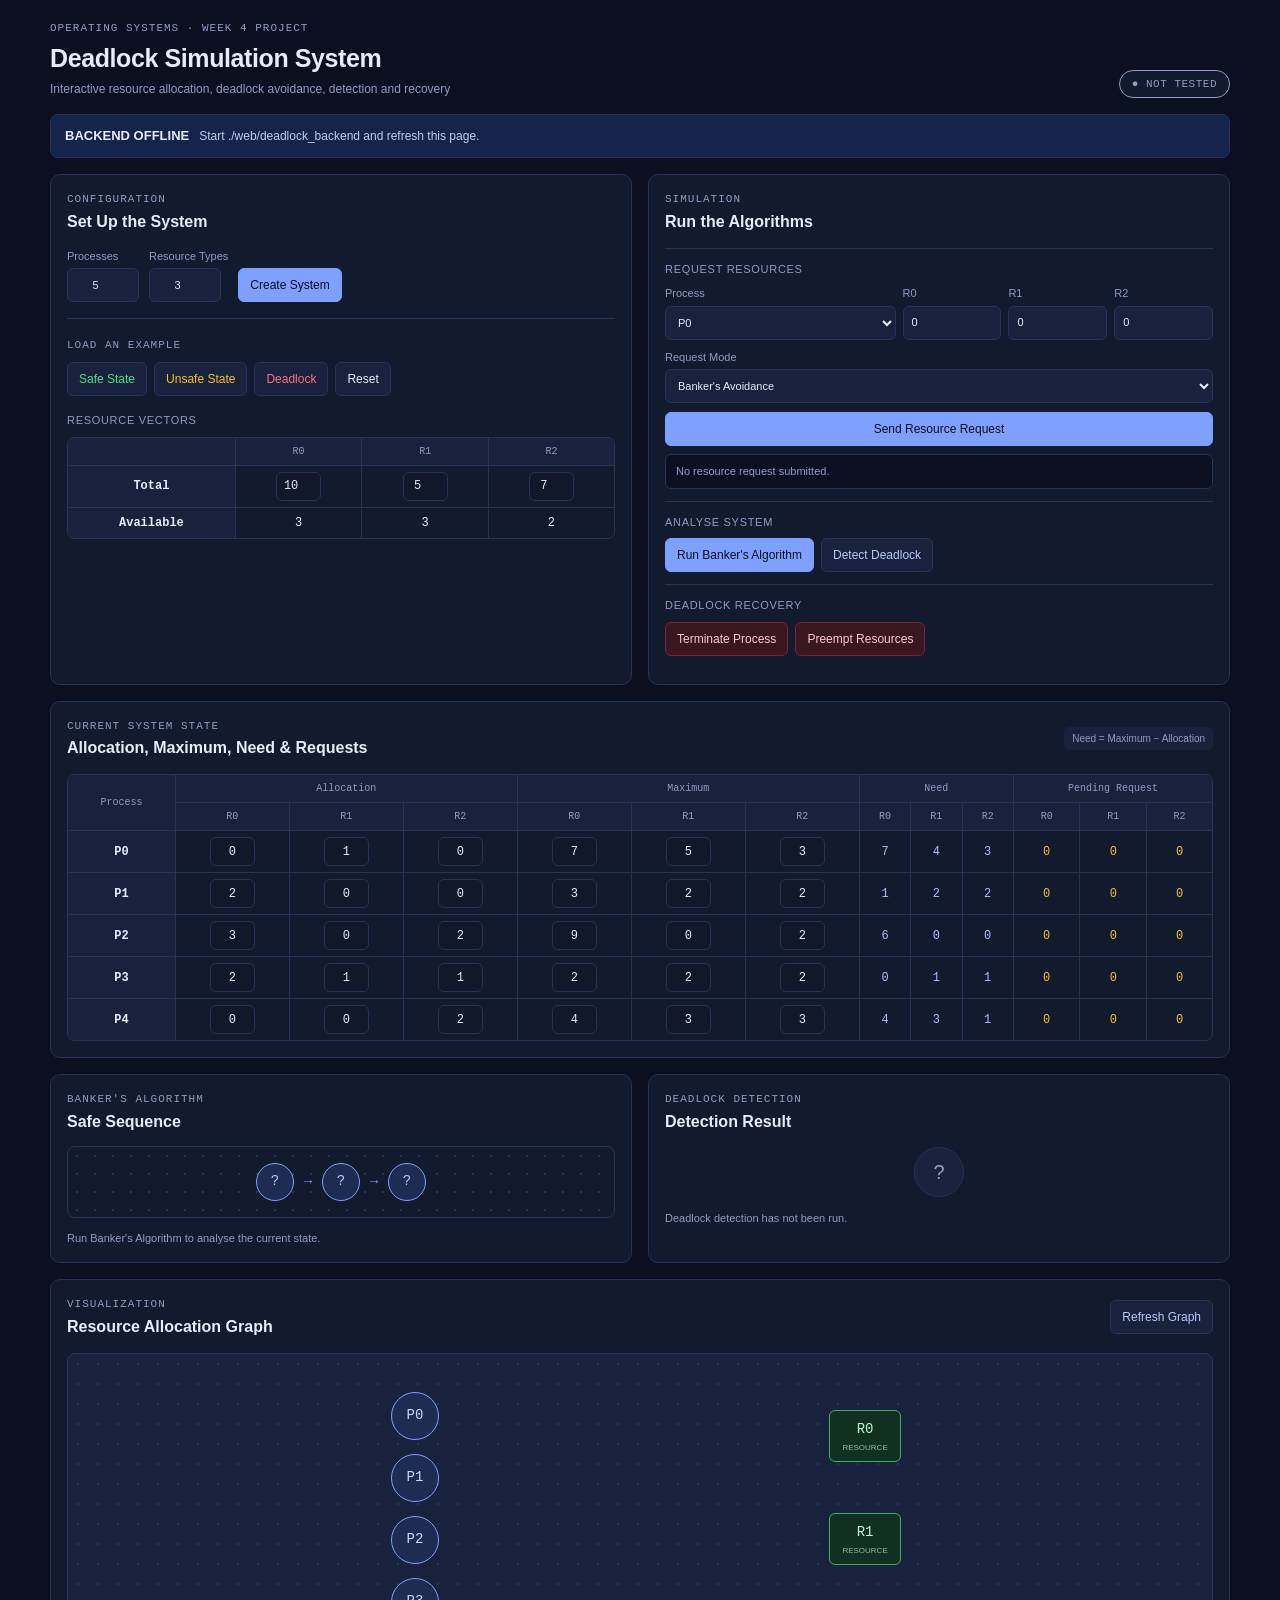
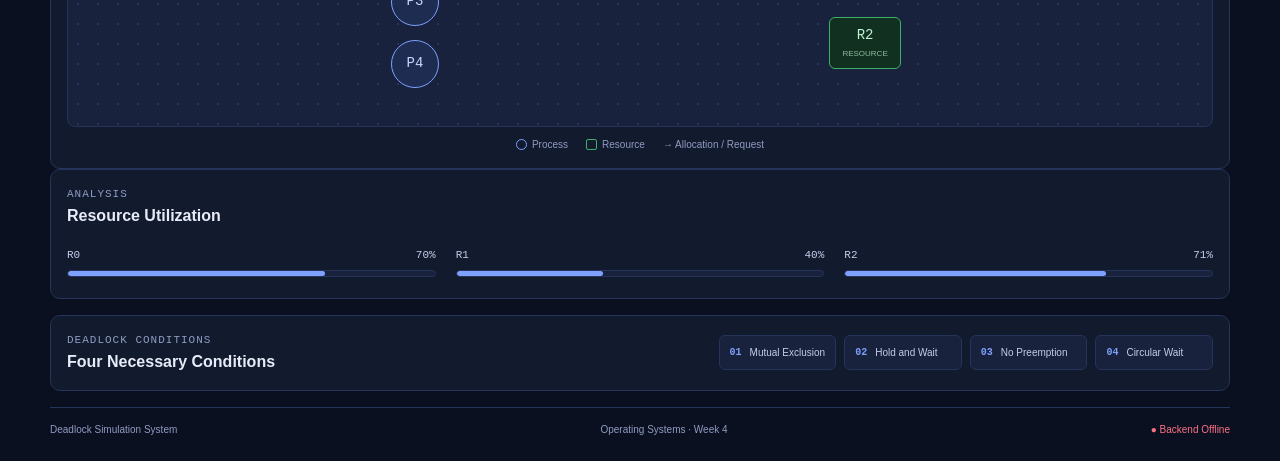
<file: week 4/web/index.html>
<!DOCTYPE html>
<html lang="en">
<head>
  <meta charset="UTF-8">
  <meta name="viewport" content="width=device-width, initial-scale=1.0">
  <title>Deadlock Simulation System</title>
  <link rel="stylesheet" href="style.css">
</head>

<body>

  <!-- ================= HEADER ================= -->
  <header class="topbar">
    <div>
      <p class="eyebrow">OPERATING SYSTEMS · WEEK 4 PROJECT</p>
      <h1>Deadlock Simulation System</h1>
      <p class="subtitle">
        Interactive resource allocation, deadlock avoidance, detection and recovery
      </p>
    </div>

    <div id="stateBadge" class="state-badge neutral">
      ● NOT TESTED
    </div>
  </header>

  <main class="container">

    <!-- ================= STATUS MESSAGE ================= -->
    <section id="statusBanner" class="status-banner neutral">
      <strong id="statusTitle">System ready</strong>
      <span id="statusMessage">
        Configure the system or load an example to begin.
      </span>
    </section>


    <!-- ================= MAIN CONTROLS ================= -->
    <section class="control-grid">

      <!-- SETUP PANEL -->
      <article class="panel">
        <div class="panel-heading">
          <div>
            <p class="section-label">CONFIGURATION</p>
            <h2>Set Up the System</h2>
          </div>
        </div>

        <div class="setup-row">

          <label>
            Processes
            <input
              type="number"
              id="processCount"
              min="1"
              max="10"
              value="5"
            >
          </label>

          <label>
            Resource Types
            <input
              type="number"
              id="resourceCount"
              min="1"
              max="10"
              value="3"
            >
          </label>

          <button id="createSystem" class="primary">
            Create System
          </button>

        </div>


        <div class="preset-area">
          <span class="small-label">LOAD AN EXAMPLE</span>

          <div class="preset-buttons">
            <button id="safeExample" class="outline success">
              Safe State
            </button>

            <button id="unsafeExample" class="outline warning">
              Unsafe State
            </button>

            <button id="deadlockExample" class="outline danger">
              Deadlock
            </button>

            <button id="resetSystem" class="outline">
              Reset
            </button>
          </div>
        </div>


        <!-- RESOURCE VECTOR -->
        <div class="resource-vector">

          <h3>Resource Vectors</h3>

          <div class="table-wrap">

            <table id="resourceVectorTable">

              <thead>
                <tr>
                  <th></th>
                  <th>R0</th>
                  <th>R1</th>
                  <th>R2</th>
                </tr>
              </thead>

              <tbody>

                <tr>
                  <th>Total</th>

                  <td>
                    <input class="matrix-input" id="totalR0"
                           type="number" min="0" value="10">
                  </td>

                  <td>
                    <input class="matrix-input" id="totalR1"
                           type="number" min="0" value="5">
                  </td>

                  <td>
                    <input class="matrix-input" id="totalR2"
                           type="number" min="0" value="7">
                  </td>
                </tr>

                <tr>
                  <th>Available</th>

                  <td id="availableR0">3</td>
                  <td id="availableR1">3</td>
                  <td id="availableR2">2</td>
                </tr>

              </tbody>

            </table>

          </div>

        </div>

      </article>


      <!-- ALGORITHM PANEL -->
      <article class="panel">

        <div class="panel-heading">
          <div>
            <p class="section-label">SIMULATION</p>
            <h2>Run the Algorithms</h2>
          </div>
        </div>


        <!-- REQUEST RESOURCE -->
        <div class="algorithm-block">

          <h3>Request Resources</h3>

          <div class="request-row">

            <label>
              Process

              <select id="requestProcess">
                <option value="0">P0</option>
                <option value="1">P1</option>
                <option value="2">P2</option>
                <option value="3">P3</option>
                <option value="4">P4</option>
              </select>

            </label>


            <label>
              R0
              <input id="requestR0"
                     type="number"
                     min="0"
                     value="0">
            </label>


            <label>
              R1
              <input id="requestR1"
                     type="number"
                     min="0"
                     value="0">
            </label>


            <label>
              R2
              <input id="requestR2"
                     type="number"
                     min="0"
                     value="0">
            </label>

          </div>


          <label class="mode-label">
            Request Mode

            <select id="requestMode">
              <option value="banker">
                Banker's Avoidance
              </option>

              <option value="direct">
                Direct Allocation
              </option>
            </select>

          </label>


          <button id="sendRequest" class="primary full-width">
            Send Resource Request
          </button>

          <div id="requestResult" class="mini-result">
            No resource request submitted.
          </div>

        </div>


        <!-- ANALYSIS -->
        <div class="algorithm-block">

          <h3>Analyse System</h3>

          <div class="action-buttons">

            <button id="runBanker" class="primary">
              Run Banker's Algorithm
            </button>

            <button id="detectDeadlock" class="secondary">
              Detect Deadlock
            </button>

          </div>

        </div>


        <!-- RECOVERY -->
        <div class="algorithm-block">

          <h3>Deadlock Recovery</h3>

          <div class="action-buttons">

            <button id="terminateProcess" class="danger-btn">
              Terminate Process
            </button>

            <button id="preemptResources" class="danger-btn">
              Preempt Resources
            </button>

          </div>

        </div>

      </article>

    </section>



    <!-- ================= MATRICES ================= -->

    <section class="panel matrix-panel">

      <div class="panel-heading">

        <div>
          <p class="section-label">CURRENT SYSTEM STATE</p>
          <h2>Allocation, Maximum, Need & Requests</h2>
        </div>

        <span class="hint">
          Need = Maximum − Allocation
        </span>

      </div>


      <div class="table-wrap">

        <table id="matrixTable">

          <thead>

            <tr>

              <th rowspan="2">Process</th>

              <th colspan="3">Allocation</th>

              <th colspan="3">Maximum</th>

              <th colspan="3">Need</th>

              <th colspan="3">Pending Request</th>

            </tr>

            <tr>

              <th>R0</th>
              <th>R1</th>
              <th>R2</th>

              <th>R0</th>
              <th>R1</th>
              <th>R2</th>

              <th>R0</th>
              <th>R1</th>
              <th>R2</th>

              <th>R0</th>
              <th>R1</th>
              <th>R2</th>

            </tr>

          </thead>


          <tbody id="matrixBody">

            <!-- P0 -->
            <tr>

              <th>P0</th>

              <td><input class="matrix-input allocation" value="0"></td>
              <td><input class="matrix-input allocation" value="1"></td>
              <td><input class="matrix-input allocation" value="0"></td>

              <td><input class="matrix-input maximum" value="7"></td>
              <td><input class="matrix-input maximum" value="5"></td>
              <td><input class="matrix-input maximum" value="3"></td>

              <td class="need">7</td>
              <td class="need">4</td>
              <td class="need">3</td>

              <td class="pending">0</td>
              <td class="pending">0</td>
              <td class="pending">0</td>

            </tr>


            <!-- P1 -->
            <tr>

              <th>P1</th>

              <td><input class="matrix-input allocation" value="2"></td>
              <td><input class="matrix-input allocation" value="0"></td>
              <td><input class="matrix-input allocation" value="0"></td>

              <td><input class="matrix-input maximum" value="3"></td>
              <td><input class="matrix-input maximum" value="2"></td>
              <td><input class="matrix-input maximum" value="2"></td>

              <td class="need">1</td>
              <td class="need">2</td>
              <td class="need">2</td>

              <td class="pending">0</td>
              <td class="pending">0</td>
              <td class="pending">0</td>

            </tr>


            <!-- P2 -->
            <tr>

              <th>P2</th>

              <td><input class="matrix-input allocation" value="3"></td>
              <td><input class="matrix-input allocation" value="0"></td>
              <td><input class="matrix-input allocation" value="2"></td>

              <td><input class="matrix-input maximum" value="9"></td>
              <td><input class="matrix-input maximum" value="0"></td>
              <td><input class="matrix-input maximum" value="2"></td>

              <td class="need">6</td>
              <td class="need">0</td>
              <td class="need">0</td>

              <td class="pending">0</td>
              <td class="pending">0</td>
              <td class="pending">0</td>

            </tr>


            <!-- P3 -->
            <tr>

              <th>P3</th>

              <td><input class="matrix-input allocation" value="2"></td>
              <td><input class="matrix-input allocation" value="1"></td>
              <td><input class="matrix-input allocation" value="1"></td>

              <td><input class="matrix-input maximum" value="2"></td>
              <td><input class="matrix-input maximum" value="2"></td>
              <td><input class="matrix-input maximum" value="2"></td>

              <td class="need">0</td>
              <td class="need">1</td>
              <td class="need">1</td>

              <td class="pending">0</td>
              <td class="pending">0</td>
              <td class="pending">0</td>

            </tr>


            <!-- P4 -->
            <tr>

              <th>P4</th>

              <td><input class="matrix-input allocation" value="0"></td>
              <td><input class="matrix-input allocation" value="0"></td>
              <td><input class="matrix-input allocation" value="2"></td>

              <td><input class="matrix-input maximum" value="4"></td>
              <td><input class="matrix-input maximum" value="3"></td>
              <td><input class="matrix-input maximum" value="3"></td>

              <td class="need">4</td>
              <td class="need">3</td>
              <td class="need">1</td>

              <td class="pending">0</td>
              <td class="pending">0</td>
              <td class="pending">0</td>

            </tr>

          </tbody>

        </table>

      </div>

    </section>



    <!-- ================= RESULT PANELS ================= -->

    <section class="results-grid">


      <!-- BANKER RESULT -->
      <article class="panel">

        <p class="section-label">BANKER'S ALGORITHM</p>

        <h2>Safe Sequence</h2>

        <div id="safeSequence" class="sequence">

          <span>?</span>
          <b>→</b>
          <span>?</span>
          <b>→</b>
          <span>?</span>

        </div>

        <p id="bankerResult" class="result-text">
          Run Banker's Algorithm to analyse the current state.
        </p>

      </article>



      <!-- DEADLOCK -->
      <article class="panel">

        <p class="section-label">DEADLOCK DETECTION</p>

        <h2>Detection Result</h2>

        <div id="deadlockIcon" class="large-icon">
          ?
        </div>

        <p id="deadlockResult" class="result-text">
          Deadlock detection has not been run.
        </p>

        <div id="deadlockedProcesses"
             class="process-tags">
        </div>

      </article>

    </section>



    <!-- ================= RAG ================= -->

    <section class="panel">

      <div class="panel-heading">

        <div>
          <p class="section-label">VISUALIZATION</p>
          <h2>Resource Allocation Graph</h2>
        </div>

        <button id="refreshGraph"
                class="secondary">
          Refresh Graph
        </button>

      </div>


      <div id="ragCanvas" class="rag-canvas">

        <svg id="ragLines"
             class="rag-lines">
        </svg>


        <div class="rag-processes">

          <div class="process-node" id="graphP0">P0</div>
          <div class="process-node" id="graphP1">P1</div>
          <div class="process-node" id="graphP2">P2</div>
          <div class="process-node" id="graphP3">P3</div>
          <div class="process-node" id="graphP4">P4</div>

        </div>


        <div class="rag-resources">

          <div class="resource-node" id="graphR0">
            R0
            <small>Resource</small>
          </div>

          <div class="resource-node" id="graphR1">
            R1
            <small>Resource</small>
          </div>

          <div class="resource-node" id="graphR2">
            R2
            <small>Resource</small>
          </div>

        </div>

      </div>


      <div class="graph-legend">

        <span>
          <i class="legend-process"></i>
          Process
        </span>

        <span>
          <i class="legend-resource"></i>
          Resource
        </span>

        <span>
          → Allocation / Request
        </span>

      </div>

    </section>



    <!-- ================= RESOURCE UTILIZATION ================= -->

    <section class="panel">

      <div class="panel-heading">

        <div>
          <p class="section-label">ANALYSIS</p>
          <h2>Resource Utilization</h2>
        </div>

      </div>


      <div class="utilization-grid">


        <div class="utilization-item">

          <div class="utilization-label">
            <span>R0</span>
            <span id="r0Percent">70%</span>
          </div>

          <div class="progress">
            <div id="r0Bar"
                 class="progress-bar"
                 style="width:70%">
            </div>
          </div>

        </div>


        <div class="utilization-item">

          <div class="utilization-label">
            <span>R1</span>
            <span id="r1Percent">40%</span>
          </div>

          <div class="progress">
            <div id="r1Bar"
                 class="progress-bar"
                 style="width:40%">
            </div>
          </div>

        </div>


        <div class="utilization-item">

          <div class="utilization-label">
            <span>R2</span>
            <span id="r2Percent">71%</span>
          </div>

          <div class="progress">
            <div id="r2Bar"
                 class="progress-bar"
                 style="width:71%">
            </div>
          </div>

        </div>


      </div>

    </section>


    <!-- ================= CONCEPT INFO ================= -->

    <section class="panel concept-panel">

      <div>

        <p class="section-label">
          DEADLOCK CONDITIONS
        </p>

        <h2>Four Necessary Conditions</h2>

      </div>


      <div class="conditions">

        <div>
          <strong>01</strong>
          <span>Mutual Exclusion</span>
        </div>

        <div>
          <strong>02</strong>
          <span>Hold and Wait</span>
        </div>

        <div>
          <strong>03</strong>
          <span>No Preemption</span>
        </div>

        <div>
          <strong>04</strong>
          <span>Circular Wait</span>
        </div>

      </div>

    </section>

  </main>


  <footer class="footer">

    <span>
      Deadlock Simulation System
    </span>

    <span>
      Operating Systems · Week 4
    </span>

    <span id="backendStatus">
      ● C Backend
    </span>

  </footer>


  <script src="script.js"></script>

</body>
</html>
</file>
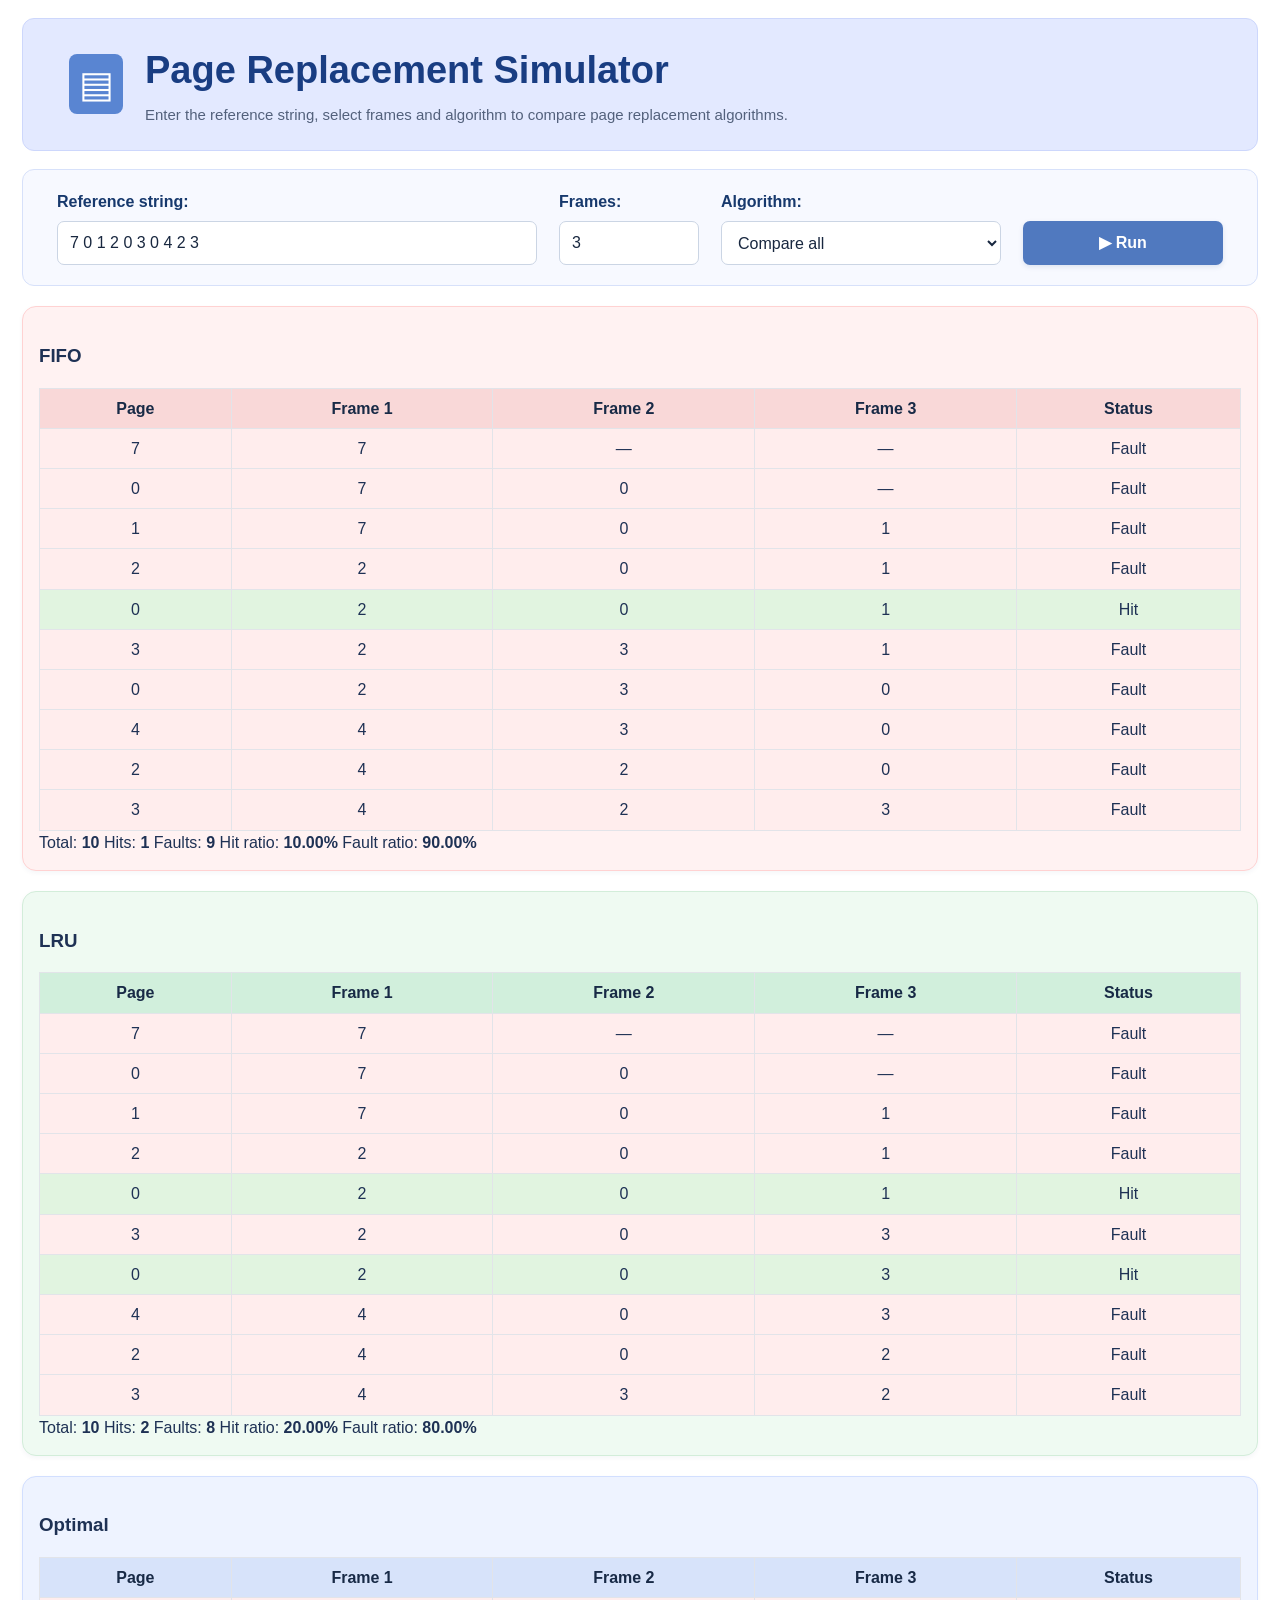
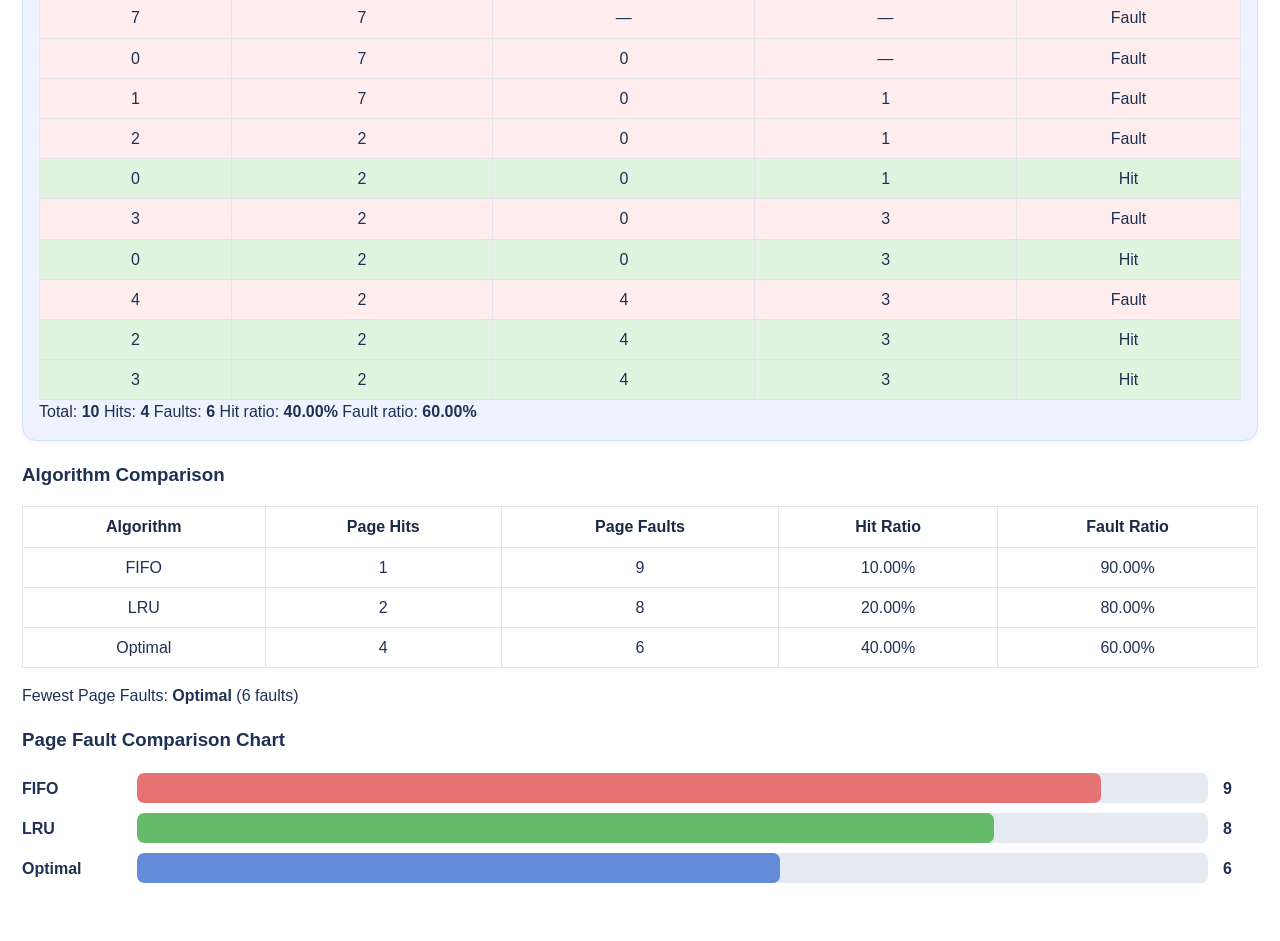
<file: week 5/web/index.html>
<!DOCTYPE html>
<html lang="en">
<head>
  <meta charset="UTF-8">
  <meta name="viewport" content="width=device-width, initial-scale=1.0">
  <title>Page Replacement Simulator</title>
  <link rel="stylesheet" href="style.css">
</head>
<body>
  <main class="container">
    <header class="hero">
      <div class="hero-icon" aria-hidden="true">▤</div>
      <div>
        <h1>Page Replacement Simulator</h1>
        <p>Enter the reference string, select frames and algorithm to compare page replacement algorithms.</p>
      </div>
    </header>

    <section class="controls" aria-label="Simulation inputs">
      <label class="field field-refs" for="refs">
        <span>Reference string:</span>
        <input id="refs" type="text" value="7 0 1 2 0 3 0 4 2 3" placeholder="e.g. 7 0 1 2 0 3 0 4 2 3">
      </label>
      <label class="field field-frames" for="frames">
        <span>Frames:</span>
        <input id="frames" type="number" min="1" max="10" value="3">
      </label>
      <label class="field field-algo" for="algo">
        <span>Algorithm:</span>
        <select id="algo">
          <option value="0">FIFO</option>
          <option value="1">LRU</option>
          <option value="2">Optimal</option>
          <option value="all" selected>Compare all</option>
        </select>
      </label>
      <button id="run" type="button"  onclick="run()"><span aria-hidden="true">▶</span> Run</button>
    </section>

    <p id="error" role="alert"></p>
    <div id="output" aria-live="polite"></div>
  </main>

  <script>
    var Module = {
      onRuntimeInitialized: function () {
        document.getElementById("run").disabled = false;
        run();
      },
      onAbort: function (reason) {
        document.getElementById("error").textContent = "Simulation engine failed to load: " + reason;
      }
    };
  </script>
  <script src="sim.js"></script>
  <script src="script.js"></script>
</body>
</html>
</file>
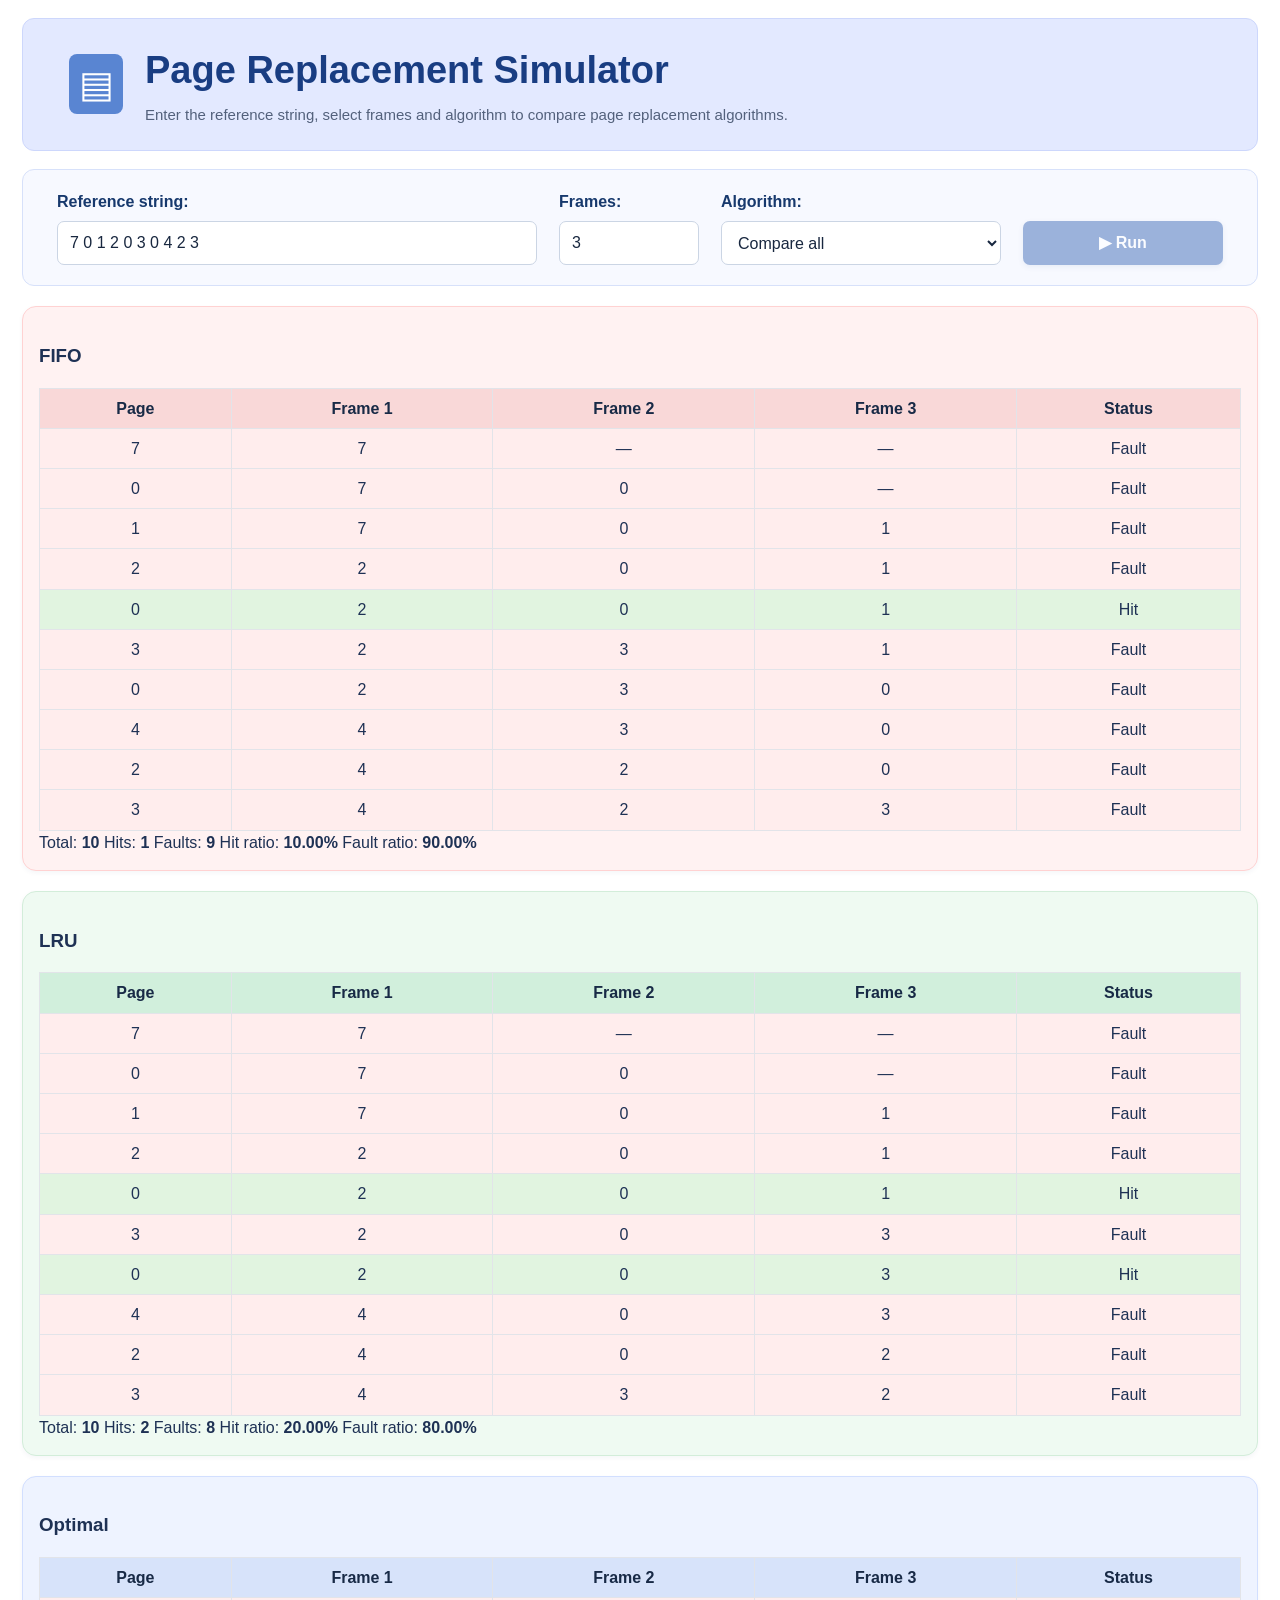
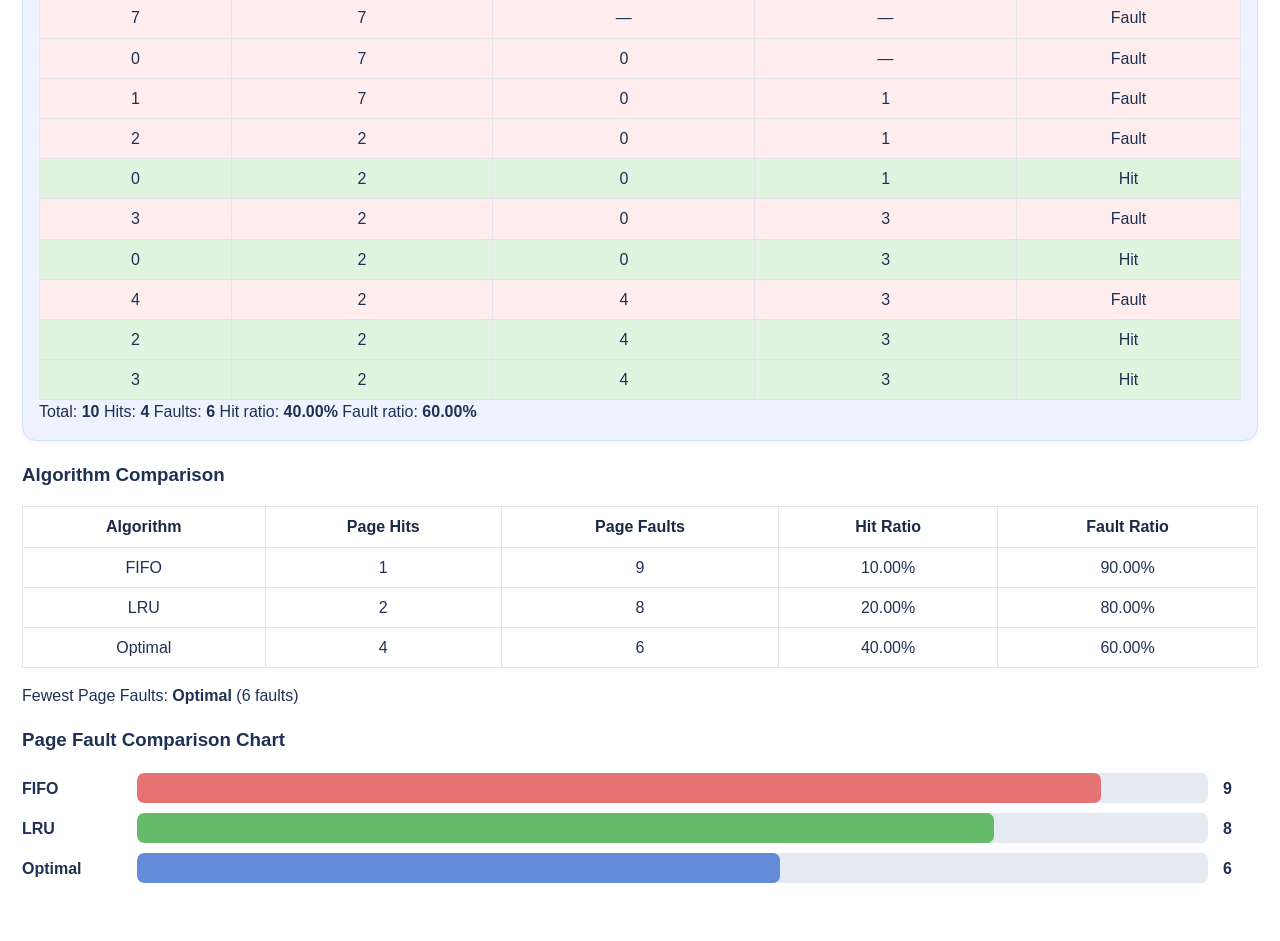
<file: week 5/web/index[1].html>
<!DOCTYPE html>
<html lang="en">
<head>
  <meta charset="UTF-8">
  <meta name="viewport" content="width=device-width, initial-scale=1.0">
  <title>Page Replacement Simulator</title>
  <link rel="stylesheet" href="style.css">
</head>
<body>
  <main class="container">
    <header class="hero">
      <div class="hero-icon" aria-hidden="true">▤</div>
      <div>
        <h1>Page Replacement Simulator</h1>
        <p>Enter the reference string, select frames and algorithm to compare page replacement algorithms.</p>
      </div>
    </header>

    <section class="controls" aria-label="Simulation inputs">
      <label class="field field-refs" for="refs">
        <span>Reference string:</span>
        <input id="refs" type="text" value="7 0 1 2 0 3 0 4 2 3" placeholder="e.g. 7 0 1 2 0 3 0 4 2 3">
      </label>
      <label class="field field-frames" for="frames">
        <span>Frames:</span>
        <input id="frames" type="number" min="1" max="10" value="3">
      </label>
      <label class="field field-algo" for="algo">
        <span>Algorithm:</span>
        <select id="algo">
          <option value="0">FIFO</option>
          <option value="1">LRU</option>
          <option value="2">Optimal</option>
          <option value="all" selected>Compare all</option>
        </select>
      </label>
      <button id="run" type="button" disabled onclick="run()"><span aria-hidden="true">▶</span> Run</button>
    </section>

    <p id="error" role="alert"></p>
    <div id="output" aria-live="polite"></div>
  </main>

  <script>
    var Module = {
      onRuntimeInitialized: function () {
        document.getElementById("run").disabled = false;
        run();
      },
      onAbort: function (reason) {
        document.getElementById("error").textContent = "Simulation engine failed to load: " + reason;
      }
    };
  </script>
  <script src="sim.js"></script>
  <script src="script.js"></script>
</body>
</html>
</file>
<file: week 4/web/style.css>
/* =========================================================
   DEADLOCK SIMULATION SYSTEM
   Clean compact dark UI
   ========================================================= */

:root {
  --bg: #0b1020;
  --panel: #121a2e;
  --panel-2: #18223c;
  --line: #26335a;

  --text: #e7ecf8;
  --muted: #8f9cc2;

  --blue: #7ea0ff;
  --cyan: #62d8e8;

  --green: #4ade80;
  --green-bg: #12301f;

  --yellow: #fbbf24;
  --yellow-bg: #34290c;

  --red: #fb7185;
  --red-bg: #3a1620;

  --radius: 10px;
}

/* =========================
   RESET
   ========================= */

* {
  box-sizing: border-box;
  margin: 0;
  padding: 0;
}

html {
  scroll-behavior: smooth;
}

body {
  min-height: 100vh;
  background: var(--bg);
  color: var(--text);

  font-family:
    "IBM Plex Sans",
    -apple-system,
    BlinkMacSystemFont,
    "Segoe UI",
    sans-serif;

  font-size: 14px;
  line-height: 1.5;
}

button,
input,
select {
  font: inherit;
  color: inherit;
}

/* =========================
   HEADER
   ========================= */

.topbar {
  width: min(1180px, calc(100% - 32px));
  margin: 20px auto 0;

  display: flex;
  justify-content: space-between;
  align-items: flex-end;
  gap: 20px;
}

.eyebrow,
.section-label,
.small-label {
  font-family: "IBM Plex Mono", monospace;

  color: var(--muted);

  font-size: 11px;
  font-weight: 500;

  letter-spacing: 1px;
  text-transform: uppercase;
}

.topbar h1 {
  margin-top: 3px;

  font-size: 25px;
  font-weight: 600;

  letter-spacing: -0.4px;
}

.subtitle {
  margin-top: 3px;

  color: var(--muted);
  font-size: 12px;
}

/* =========================
   STATE BADGE
   ========================= */

.state-badge {
  padding: 5px 12px;

  border: 1px solid currentColor;
  border-radius: 999px;

  font-family: "IBM Plex Mono", monospace;

  font-size: 11px;
  font-weight: 500;

  letter-spacing: 0.5px;
}

.state-badge.neutral {
  color: var(--muted);
  background: var(--panel);
}

.state-badge.safe {
  color: var(--green);
  background: var(--green-bg);
}

.state-badge.unsafe {
  color: var(--yellow);
  background: var(--yellow-bg);
}

.state-badge.deadlock {
  color: var(--red);
  background: var(--red-bg);
}

/* =========================
   MAIN CONTAINER
   ========================= */

.container {
  width: min(1180px, calc(100% - 32px));
  margin: 16px auto 0;
}

/* =========================
   STATUS BANNER
   ========================= */

.status-banner {
  min-height: 44px;

  margin-bottom: 16px;
  padding: 10px 14px;

  display: flex;
  align-items: center;
  gap: 10px;

  border: 1px solid var(--line);
  border-radius: 8px;

  background: #15244a;
}

.status-banner strong {
  font-size: 13px;
}

.status-banner span {
  color: #c3cdea;
  font-size: 12px;
}

.status-banner.safe {
  background: var(--green-bg);
  border-color: #1f5c38;
}

.status-banner.safe strong {
  color: var(--green);
}

.status-banner.unsafe {
  background: var(--yellow-bg);
  border-color: #6b5314;
}

.status-banner.unsafe strong {
  color: var(--yellow);
}

.status-banner.deadlock {
  background: var(--red-bg);
  border-color: #74263a;
}

.status-banner.deadlock strong {
  color: var(--red);
}

/* =========================
   PANELS
   ========================= */

.panel {
  min-width: 0;

  padding: 16px;

  background: var(--panel);

  border: 1px solid var(--line);
  border-radius: var(--radius);
}

.panel-heading {
  margin-bottom: 14px;

  display: flex;
  justify-content: space-between;
  align-items: center;

  gap: 12px;
}

.panel h2 {
  margin-top: 2px;

  font-size: 16px;
  font-weight: 600;
}

.panel h3 {
  margin-bottom: 8px;

  color: var(--muted);

  font-size: 11px;
  font-weight: 500;

  text-transform: uppercase;
  letter-spacing: 0.7px;
}

/* =========================
   TOP TWO-COLUMN AREA
   ========================= */

.control-grid {
  display: grid;

  grid-template-columns:
    minmax(0, 1fr)
    minmax(0, 1fr);

  gap: 16px;

  margin-bottom: 16px;
}

/* =========================
   FORM CONTROLS
   ========================= */

.setup-row {
  display: flex;
  align-items: flex-end;
  flex-wrap: wrap;

  gap: 10px;
}

label {
  display: flex;
  flex-direction: column;

  gap: 4px;

  color: var(--muted);

  font-size: 11px;
}

input,
select {
  min-height: 34px;

  padding: 6px 8px;

  color: var(--text);
  background: var(--panel-2);

  border: 1px solid var(--line);
  border-radius: 6px;

  outline: none;
}

input:focus,
select:focus {
  border-color: var(--blue);

  box-shadow:
    0 0 0 2px rgba(126, 160, 255, 0.12);
}

.setup-row input {
  width: 72px;
  text-align: center;
}

/* =========================
   BUTTONS
   ========================= */

button {
  min-height: 34px;

  padding: 6px 11px;

  border: 1px solid var(--line);
  border-radius: 6px;

  background: var(--panel-2);
  color: var(--text);

  font-size: 12px;
  font-weight: 500;

  cursor: pointer;

  transition:
    border-color 0.15s,
    background 0.15s,
    transform 0.15s;
}

button:hover {
  border-color: var(--blue);
}

button:active {
  transform: translateY(1px);
}

button.primary {
  background: var(--blue);
  border-color: var(--blue);

  color: #0b1020;
}

button.primary:hover {
  filter: brightness(1.08);
}

button.secondary {
  color: #b9c9ff;
}

button.danger-btn {
  color: #ffc6d0;

  background: var(--red-bg);

  border-color: #74263a;
}

button.danger-btn:hover {
  border-color: var(--red);
}

button.outline.success {
  color: var(--green);
}

button.outline.warning {
  color: var(--yellow);
}

button.outline.danger {
  color: var(--red);
}

.full-width {
  width: 100%;
}

/* =========================
   PRESET BUTTONS
   ========================= */

.preset-area {
  margin-top: 16px;
  padding-top: 14px;

  border-top: 1px solid var(--line);
}

.preset-buttons {
  margin-top: 8px;

  display: flex;
  flex-wrap: wrap;

  gap: 7px;
}

/* =========================
   RESOURCE VECTOR
   ========================= */

.resource-vector {
  margin-top: 16px;
}

/* =========================
   ALGORITHM PANEL
   ========================= */

.algorithm-block {
  padding: 12px 0;

  border-top: 1px solid var(--line);
}

.algorithm-block:first-of-type {
  padding-top: 0;
  border-top: 0;
}

.request-row {
  display: grid;

  grid-template-columns:
    1.4fr
    repeat(3, 0.6fr);

  gap: 7px;
}

.request-row input,
.request-row select {
  width: 100%;
}

.mode-label {
  margin: 9px 0;
}

.action-buttons {
  display: flex;
  flex-wrap: wrap;

  gap: 7px;
}

.mini-result {
  margin-top: 8px;
  padding: 8px 10px;

  color: var(--muted);
  background: var(--bg);

  border: 1px solid var(--line);
  border-radius: 6px;

  font-size: 11px;
}

/* =========================
   TABLES
   ========================= */

.table-wrap {
  width: 100%;

  overflow-x: auto;

  border: 1px solid var(--line);
  border-radius: 7px;
}

table {
  width: 100%;

  border-collapse: collapse;

  font-family: "IBM Plex Mono", monospace;
  font-size: 12px;

  white-space: nowrap;
}

th,
td {
  padding: 6px 7px;

  text-align: center;

  border-right: 1px solid var(--line);
  border-bottom: 1px solid var(--line);
}

th:last-child,
td:last-child {
  border-right: 0;
}

tbody tr:last-child th,
tbody tr:last-child td {
  border-bottom: 0;
}

thead th {
  color: var(--muted);
  background: var(--panel-2);

  font-size: 10px;
  font-weight: 500;
}

tbody th {
  color: var(--text);
  background: var(--panel-2);
}

.matrix-input {
  width: 45px;
  min-height: 29px;

  padding: 3px;

  text-align: center;

  font-family: "IBM Plex Mono", monospace;

  background: #10182a;
}

.need {
  color: #a9c0ff;
}

.pending {
  color: var(--yellow);
}

.matrix-panel {
  margin-bottom: 16px;
}

.hint {
  padding: 4px 8px;

  color: var(--muted);

  background: var(--panel-2);

  border-radius: 5px;

  font-size: 10px;
}

/* =========================
   RESULT PANELS
   ========================= */

.results-grid {
  display: grid;

  grid-template-columns:
    repeat(2, minmax(0, 1fr));

  gap: 16px;

  margin-bottom: 16px;
}

.sequence {
  min-height: 72px;

  margin: 12px 0;

  display: flex;
  align-items: center;
  justify-content: center;
  flex-wrap: wrap;

  gap: 7px;

  background:
    radial-gradient(#26335a 1px, transparent 1px);

  background-size: 18px 18px;

  border: 1px solid var(--line);
  border-radius: 8px;
}

.sequence span {
  width: 38px;
  height: 38px;

  display: grid;
  place-items: center;

  border: 1.5px solid var(--blue);
  border-radius: 50%;

  color: #b8c8ff;
  background: #1e2c52;

  font-family: "IBM Plex Mono", monospace;
  font-weight: 500;
}

.sequence b {
  color: var(--blue);
}

.result-text {
  color: var(--muted);
  font-size: 11px;
}

.large-icon {
  width: 50px;
  height: 50px;

  margin: 13px auto;

  display: grid;
  place-items: center;

  color: var(--muted);
  background: var(--panel-2);

  border: 1px solid var(--line);
  border-radius: 50%;

  font-size: 20px;
}

.process-tags {
  margin-top: 10px;

  display: flex;
  flex-wrap: wrap;

  gap: 6px;
}

.process-tags span {
  padding: 4px 9px;

  color: #ffc6d0;
  background: var(--red-bg);

  border: 1px solid #74263a;
  border-radius: 20px;

  font-size: 10px;
}

/* =========================
   RESOURCE ALLOCATION GRAPH
   ========================= */

.rag-canvas {
  min-height: 360px;

  position: relative;

  display: grid;

  grid-template-columns:
    minmax(0, 1fr)
    minmax(0, 1fr);

  gap: 100px;

  padding: 38px 15%;

  overflow: hidden;

  background:
    radial-gradient(#26335a 1px, transparent 1px),
    var(--panel-2);

  background-size: 20px 20px;

  border: 1px solid var(--line);
  border-radius: 8px;
}

.rag-lines {
  position: absolute;

  inset: 0;

  width: 100%;
  height: 100%;

  pointer-events: none;

  z-index: 1;
}

.rag-processes,
.rag-resources {
  position: relative;
  z-index: 2;

  display: flex;
  flex-direction: column;

  justify-content: space-around;
  align-items: center;

  gap: 14px;
}

.process-node {
  width: 48px;
  height: 48px;

  display: grid;
  place-items: center;

  color: #c9d6ff;
  background: #1e2c52;

  border: 1.5px solid var(--blue);
  border-radius: 50%;

  font-family: "IBM Plex Mono", monospace;
  font-weight: 500;
}

.resource-node {
  min-width: 72px;
  min-height: 52px;

  padding: 7px;

  display: flex;
  flex-direction: column;

  justify-content: center;
  align-items: center;

  color: #bff3d1;
  background: #11301f;

  border: 1.5px solid #3fae6a;
  border-radius: 6px;

  font-family: "IBM Plex Mono", monospace;
  font-weight: 500;
}

.resource-node small {
  margin-top: 2px;

  color: #8fbca0;

  font-size: 8px;
  font-family: "IBM Plex Sans", sans-serif;

  text-transform: uppercase;
}

.deadlocked-node {
  color: var(--red) !important;

  background: #3a1d33 !important;

  border-color: var(--red) !important;

  box-shadow:
    0 0 0 3px rgba(251, 113, 133, 0.08);
}

/* =========================
   GRAPH LEGEND
   ========================= */

.graph-legend {
  margin-top: 10px;

  display: flex;
  justify-content: center;
  flex-wrap: wrap;

  gap: 18px;

  color: var(--muted);

  font-size: 10px;
}

.graph-legend span {
  display: flex;
  align-items: center;

  gap: 5px;
}

.legend-process,
.legend-resource {
  width: 11px;
  height: 11px;

  display: inline-block;
}

.legend-process {
  border: 1.5px solid var(--blue);
  border-radius: 50%;
}

.legend-resource {
  border: 1.5px solid #3fae6a;
  border-radius: 2px;
}

/* =========================
   RESOURCE UTILIZATION
   ========================= */

.utilization-grid {
  display: grid;

  grid-template-columns:
    repeat(3, 1fr);

  gap: 20px;
}

.utilization-item {
  padding: 5px 0;
}

.utilization-label {
  margin-bottom: 6px;

  display: flex;
  justify-content: space-between;

  color: #c3cdea;

  font-family: "IBM Plex Mono", monospace;
  font-size: 11px;
}

.progress {
  height: 7px;

  overflow: hidden;

  background: var(--panel-2);

  border: 1px solid var(--line);
  border-radius: 99px;
}

.progress-bar {
  height: 100%;

  background: var(--blue);

  border-radius: 99px;

  transition: width 0.25s ease;
}

/* =========================
   DEADLOCK CONDITIONS
   ========================= */

.concept-panel {
  margin-top: 16px;

  display: flex;
  align-items: center;
  justify-content: space-between;

  gap: 20px;
}

.conditions {
  display: grid;

  grid-template-columns:
    repeat(4, minmax(100px, 1fr));

  gap: 8px;
}

.conditions div {
  padding: 9px 10px;

  display: flex;
  align-items: center;

  gap: 8px;

  background: var(--panel-2);

  border: 1px solid var(--line);
  border-radius: 6px;
}

.conditions strong {
  color: var(--blue);

  font-family: "IBM Plex Mono", monospace;
  font-size: 10px;
}

.conditions span {
  color: #c3cdea;

  font-size: 10px;

  white-space: nowrap;
}

/* =========================
   FOOTER
   ========================= */

.footer {
  width: min(1180px, calc(100% - 32px));

  margin: 16px auto 0;
  padding: 14px 0 24px;

  display: flex;
  justify-content: space-between;

  gap: 20px;

  color: var(--muted);

  border-top: 1px solid var(--line);

  font-size: 10px;
}

#backendStatus {
  color: var(--green);
}

/* =========================
   STATE HELPERS
   ========================= */

.text-safe {
  color: var(--green) !important;
}

.text-warning {
  color: var(--yellow) !important;
}

.text-danger {
  color: var(--red) !important;
}

/* =========================
   RESPONSIVE
   ========================= */

@media (max-width: 880px) {

  .control-grid,
  .results-grid {
    grid-template-columns: 1fr;
  }

  .conditions {
    grid-template-columns:
      repeat(2, 1fr);
  }

  .concept-panel {
    align-items: flex-start;
    flex-direction: column;
  }

  .rag-canvas {
    padding: 35px 8%;
    gap: 45px;
  }
}

@media (max-width: 620px) {

  .topbar {
    align-items: flex-start;
    flex-direction: column;
  }

  .status-banner {
    align-items: flex-start;
    flex-direction: column;
  }

  .panel-heading {
    align-items: flex-start;
    flex-direction: column;
  }

  .request-row {
    grid-template-columns:
      repeat(2, 1fr);
  }

  .utilization-grid {
    grid-template-columns: 1fr;
  }

  .conditions {
    grid-template-columns: 1fr;
  }

  .footer {
    flex-direction: column;
    gap: 3px;
  }
}

@media (max-width: 430px) {

  .setup-row,
  .preset-buttons,
  .action-buttons {
    align-items: stretch;
    flex-direction: column;
  }

  .setup-row input {
    width: 100%;
  }

  .request-row {
    grid-template-columns: 1fr;
  }

  button {
    width: 100%;
  }
}
</file>
<file: week 5/web/style.css>
:root {
  --ink: #1e3154;
  --blue: #5079bf;
  --border: #d9e1f1;
}
* { box-sizing: border-box; }
body {
  margin: 0;
  background: #ffffff;
  color: var(--ink);
  font-family: Arial, Helvetica, sans-serif;
  line-height: 1.45;
}
.container { max-width: 1420px; margin: 0 auto; padding: 18px 22px 48px; }
.hero {
  display: flex;
  align-items: center;
  gap: 22px;
  padding: 24px 46px;
  border: 1px solid #cdd7fc;
  border-radius: 12px;
  background: #e3e9ff;
  margin-bottom: 18px;
}
.hero-icon {
  width: 54px;
  height: 60px;
  display: grid;
  place-items: center;
  background: #5985d2;
  color: white;
  font-size: 37px;
  border-radius: 8px;
  flex-shrink: 0;
}
h1 { color: #193d82; font-size: clamp(26px, 3vw, 38px); margin: 0 0 6px; }
.hero p { margin: 0; color: #53617c; font-size: 15px; }
.controls {
  display: grid;
  grid-template-columns: minmax(260px, 2.4fr) minmax(100px, .7fr) minmax(180px, 1.4fr) minmax(130px, 1fr);
  align-items: end;
  gap: 22px;
  padding: 20px 34px;
  background: #f7f9ff;
  border: 1px solid #d7e1fa;
  border-radius: 12px;
  margin-bottom: 20px;
}
.field { display: flex; flex-direction: column; gap: 8px; font-weight: bold; color: #17396d; }
input, select {
  width: 100%; height: 44px; padding: 10px 12px;
  border: 1px solid #cbd5e4; border-radius: 7px;
  background: #fff; color: #18273f; font: inherit; font-weight: normal;
}
input:focus, select:focus { outline: 2px solid #a6bdef; outline-offset: 1px; }
button {
  height: 44px; border: 0; border-radius: 7px;
  background: var(--blue); color: #fff;
  font: inherit; font-weight: bold; cursor: pointer;
  box-shadow: 0 2px 5px #284e8820;
}
button:hover:not(:disabled) { background: #3763a8; }
button:disabled { opacity: .55; cursor: not-allowed; }
#error { color: #bd2424; font-weight: bold; margin: 0 0 12px; }
#error:empty { display: none; }
.algorithm-section {
  padding: 16px;
  border-radius: 14px;
  margin: 20px 0;
  border: 1px solid #e6e7eb;
  box-shadow: 0 2px 5px #1c34520b;
}
.algorithm-section.fifo { background: #fff2f2; border-color: #ffd2d2; }
.algorithm-section.lru { background: #effaf2; border-color: #d3edda; }
.algorithm-section.optimal { background: #eef3ff; border-color: #d2dfff; }
.algorithm-section h2 { margin: 0 0 12px; font-size: 23px; color: #20242d; }
.algorithm-section.fifo h2::before { content: '▰'; color: #e24e55; margin-right: 12px; }
.algorithm-section.lru h2::before { content: '▰'; color: #2ba767; margin-right: 12px; }
.algorithm-section.optimal h2::before { content: '▰'; color: #517acb; margin-right: 12px; }
.table-wrap { width: 100%; overflow-x: auto; }
table { width: 100%; border-collapse: collapse; background: #fff; }
th, td { padding: 8px 12px; text-align: center; border: 1px solid #e2e4e9; }
th { color: #182a46; font-weight: bold; }
.fifo th { background: #f9d8d8; }
.lru th { background: #d1efdc; }
.optimal th { background: #d7e3fa; }
tr.fault { background: #ffeded; }
tr.hit { background: #e1f4e0; }
.status { display: inline-block; border-radius: 5px; padding: 2px 10px; font-weight: bold; }
.status.fault { color: #c62828; background: #ffd2d2; }
.status.hit { color: #17733c; background: #c4ebc4; }
.summary {
  display: flex; flex-wrap: wrap; align-items: center; gap: 12px 22px;
  padding: 12px 16px; margin-top: 12px;
  border: 1px solid #f0e1d3; border-radius: 8px; background: #fffaf4;
  font-weight: bold;
}
.metric { display: inline-flex; gap: 6px; align-items: center; }
.metric strong { padding: 3px 9px; border-radius: 5px; }
.metric.total strong, .metric.ratio strong { background: #dce7ff; }
.metric.hits strong { background: #d5f0d6; color: #145a30; }
.metric.faults strong { background: #ffd9d9; color: #b32626; }
.comparison {
  padding: 20px; margin-top: 20px; border: 1px solid #d7e1fa;
  border-radius: 14px; background: #f7f9ff;
}
.comparison h2 { margin: 0 0 14px; color: #193d82; font-size: 23px; }
.comparison th { background: #dfe7fb; }
.best { margin: 14px 0; font-weight: bold; color: #245c42; }
.chart { display: grid; gap: 12px; }
.chart-row { display: grid; grid-template-columns: 80px 1fr 75px; align-items: center; gap: 12px; }
.chart-track { height: 23px; border-radius: 5px; background: #e6ebf5; overflow: hidden; }
.chart-bar {   height: 100%;   border-radius: 5px; }
.chart-row:nth-child(1) .chart-fill { background: #e57979; }
.chart-row:nth-child(2) .chart-fill { background: #62b985; }
.chart-row:nth-child(3) .chart-fill { background: #648bd8; }
@media (max-width: 850px) {
  .controls { grid-template-columns: 1fr 1fr; padding: 18px; }
  .field-refs { grid-column: 1 / -1; }
  .hero { padding: 20px; }
}
@media (max-width: 560px) {
  .container { padding: 12px; }
  .hero { gap: 12px; }
  .hero-icon { display: none; }
  .controls { grid-template-columns: 1fr; gap: 12px; }
  .field-refs { grid-column: auto; }
  .algorithm-section { padding: 10px; }
  th, td { padding: 7px; font-size: 13px; }
  .chart-row { grid-template-columns: 62px 1fr 60px; font-size: 13px; }
}
/* Page Fault Comparison Chart */

.chart-container {
  margin-top: 20px;
}

.chart-row {
  display: flex;
  align-items: center;
  gap: 15px;
  margin: 10px 0;
}

.chart-label {
  width: 100px;
  flex-shrink: 0;
  font-weight: bold;
}

.chart-track {
  flex: 1;
  height: 30px;
  background: #e5eaf3;
  border-radius: 7px;
  overflow: hidden;
}

.chart-bar {
  height: 100%;
  border-radius: 7px;
  transition: width 0.4s ease;
}

.chart-row strong {
  width: 35px;
  text-align: left;
}
</file>
